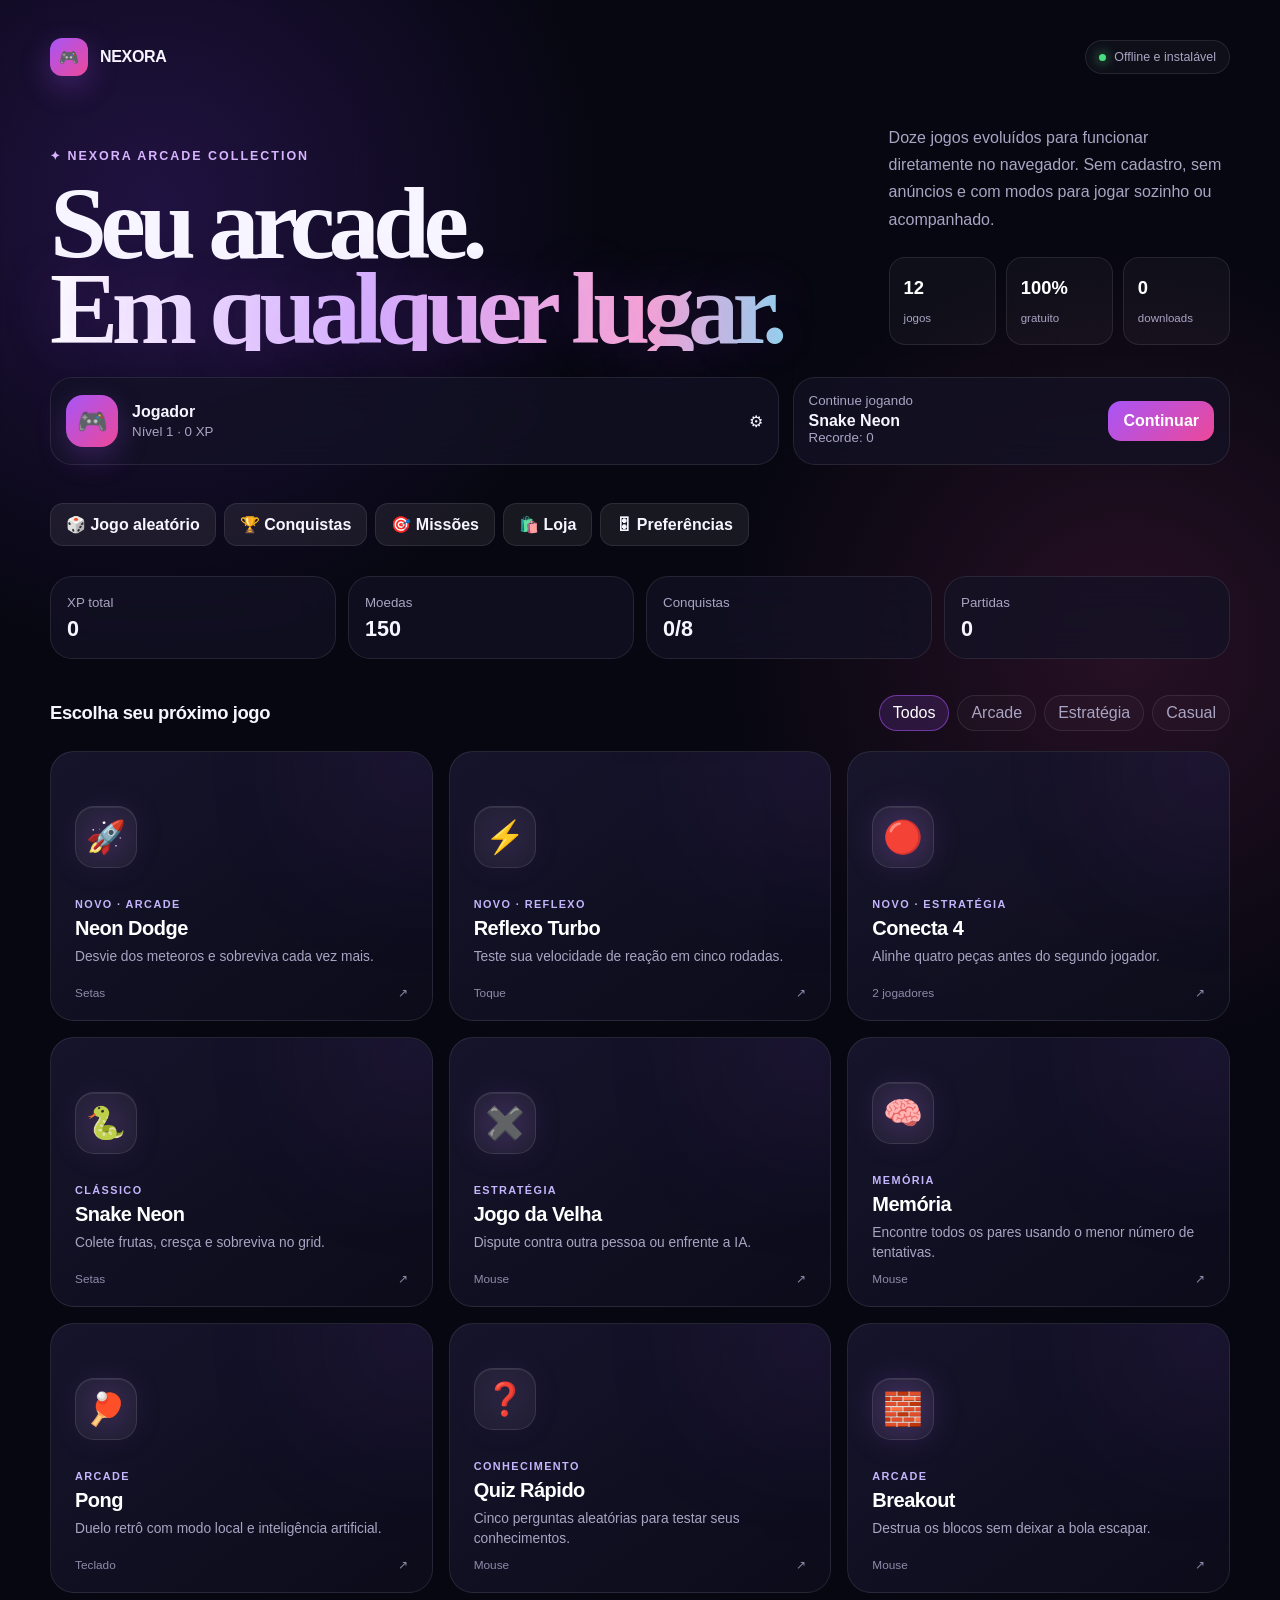
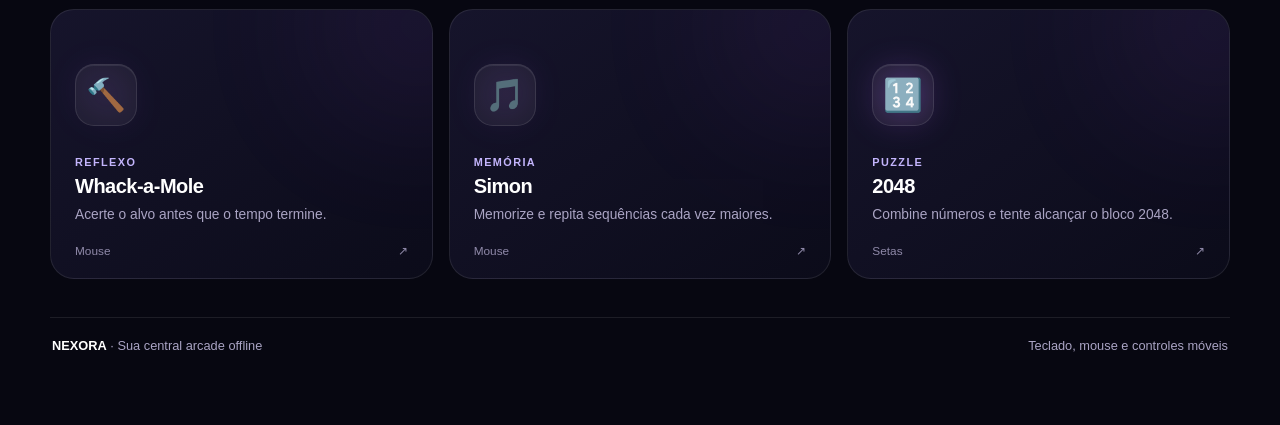
<file: index.html>
<!doctype html>
<html lang="pt-BR"><head><meta charset="UTF-8"><meta name="viewport" content="width=device-width,initial-scale=1,viewport-fit=cover,user-scalable=no"><meta name="theme-color" content="#070711"><meta name="description" content="NEXORA é uma central arcade offline com doze jogos, perfil, progressão, skins e conquistas."><meta property="og:title" content="NEXORA — Offline Arcade"><meta property="og:description" content="Doze jogos gratuitos, skins, perfil, XP e conquistas direto no navegador."><meta property="og:type" content="website"><meta property="og:image" content="./assets/icons/icon-512.png"><link rel="manifest" href="./manifest.json"><link rel="icon" href="./assets/icons/icon.svg" type="image/svg+xml"><link rel="apple-touch-icon" href="./assets/icons/icon-192.png"><style>
:root{--bg:#070711;--surface:rgba(20,19,38,.72);--line:rgba(255,255,255,.09);--text:#f7f5ff;--muted:#aaa4c4;--purple:#a855f7;--pink:#ec4899;--cyan:#22d3ee}
    *{box-sizing:border-box}
    html{scroll-behavior:smooth}
    body{margin:0;min-height:100vh;color:var(--text);font-family:'DM Sans',sans-serif;background:radial-gradient(circle at 12% 10%,rgba(124,58,237,.22),transparent 28rem),radial-gradient(circle at 88% 32%,rgba(236,72,153,.14),transparent 25rem),var(--bg);overflow-x:hidden}
    body::before{content:"";position:fixed;inset:0;pointer-events:none;opacity:.28;background-image:linear-gradient(rgba(255,255,255,.025) 1px,transparent 1px),linear-gradient(90deg,rgba(255,255,255,.025) 1px,transparent 1px);background-size:42px 42px;mask-image:linear-gradient(to bottom,black,transparent 85%)}
    body.modal-open{overflow:hidden}
    button{font:inherit}
    .page-shell{position:relative;z-index:1;width:min(1180px,calc(100% - 32px));margin:auto;padding:28px 0 72px}
    .topbar{display:flex;align-items:center;justify-content:space-between;padding:10px 0 48px}
    .brand{display:flex;align-items:center;gap:12px;font-weight:800;letter-spacing:-.02em}
    .brand-mark{display:grid;place-items:center;width:38px;height:38px;border-radius:12px;background:linear-gradient(135deg,var(--purple),var(--pink));box-shadow:0 10px 30px rgba(168,85,247,.3)}
    .status-pill{display:flex;align-items:center;gap:8px;padding:9px 13px;border:1px solid var(--line);border-radius:999px;background:rgba(255,255,255,.035);font-size:.78rem;color:var(--muted)}
    .status-dot{width:7px;height:7px;border-radius:50%;background:#4ade80;box-shadow:0 0 12px #4ade80}
    .hero{display:grid;grid-template-columns:minmax(0,1.4fr) minmax(260px,.6fr);gap:42px;align-items:end;margin-bottom:46px}
    .eyebrow{display:inline-flex;align-items:center;gap:8px;margin-bottom:18px;color:#d8b4fe;font-size:.78rem;font-weight:700;letter-spacing:.16em;text-transform:uppercase}
    .hero h1{max-width:800px;margin:0;font-family:'Fraunces',serif;font-size:clamp(3.2rem,8vw,7.6rem);line-height:.83;letter-spacing:-.065em}
    .hero h1 span{display:block;background:linear-gradient(90deg,#fff 0%,#d8b4fe 40%,#f9a8d4 75%,#67e8f9 100%);-webkit-background-clip:text;background-clip:text;color:transparent;text-shadow:0 0 60px rgba(168,85,247,.2)}
    .hero-copy{padding-bottom:6px;color:var(--muted);font-size:1rem;line-height:1.7}
    .stats{display:grid;grid-template-columns:repeat(3,1fr);gap:10px;margin-top:24px}
    .stat{padding:14px;border:1px solid var(--line);border-radius:16px;background:rgba(255,255,255,.035)}
    .stat strong{display:block;font-size:1.15rem;color:#fff}.stat span{font-size:.72rem;color:var(--muted)}
    .section-head{display:flex;align-items:center;justify-content:space-between;gap:20px;margin-bottom:20px}
    .section-head h2{margin:0;font-size:1.15rem;letter-spacing:-.02em}
    .filters{display:flex;gap:8px;flex-wrap:wrap}
    .filter-btn{padding:8px 13px;border:1px solid var(--line);border-radius:999px;background:rgba(255,255,255,.025);color:var(--muted);cursor:pointer;transition:.2s}
    .filter-btn:hover,.filter-btn.active{color:#fff;border-color:rgba(168,85,247,.55);background:rgba(168,85,247,.16)}
    .game-grid{display:grid;grid-template-columns:repeat(3,minmax(0,1fr));gap:16px}
    .game-card{position:relative;min-height:270px;padding:24px;overflow:hidden;text-align:left;color:#fff;border:1px solid var(--line);border-radius:24px;background:linear-gradient(145deg,rgba(25,23,47,.88),rgba(13,13,27,.88));cursor:pointer;isolation:isolate;transition:transform .3s ease,border-color .3s ease,box-shadow .3s ease}
    .game-card::after{content:"";position:absolute;inset:0;background:linear-gradient(135deg,rgba(255,255,255,.07),transparent 35%);opacity:0;transition:.3s;z-index:-1}
    .game-card:hover{transform:translateY(-7px);border-color:rgba(192,132,252,.46);box-shadow:0 24px 65px rgba(0,0,0,.38),0 0 35px rgba(168,85,247,.12)}
    .game-card:hover::after{opacity:1}
    .card-glow{position:absolute;width:170px;height:170px;right:-70px;top:-70px;border-radius:50%;background:var(--purple);filter:blur(80px);opacity:.13;z-index:-1;transition:.3s}
    .game-card:hover .card-glow{opacity:.27;transform:scale(1.15)}
    .game-icon{display:grid;place-items:center;width:62px;height:62px;margin-bottom:30px;border:1px solid rgba(255,255,255,.1);border-radius:19px;background:rgba(255,255,255,.055);font-size:2rem;box-shadow:inset 0 1px rgba(255,255,255,.08)}
    .game-copy{display:block}.game-kicker{display:block;margin-bottom:7px;color:#c4b5fd;font-size:.68rem;font-weight:800;letter-spacing:.13em;text-transform:uppercase}
    .game-copy strong{display:block;font-size:1.25rem;letter-spacing:-.025em}.game-copy small{display:block;margin-top:7px;color:var(--muted);font-size:.86rem;line-height:1.45}
    .game-footer{position:absolute;left:24px;right:24px;bottom:20px;display:flex;justify-content:space-between;align-items:center;color:#8f89a9;font-size:.74rem}
    .game-footer svg{width:17px;height:17px;transition:.25s}.game-card:hover .game-footer svg{color:#fff;transform:translate(3px,-3px)}
    .game-card[hidden]{display:none}
    .modal-overlay{background:rgba(3,3,10,.88);backdrop-filter:blur(18px)}
    .modal-panel{width:min(680px,100%);max-height:calc(100vh - 32px);overflow:auto;padding:18px;border:1px solid rgba(255,255,255,.11);border-radius:26px;background:linear-gradient(145deg,rgba(24,22,45,.96),rgba(8,8,18,.98));box-shadow:0 30px 100px rgba(0,0,0,.65)}
    .modal-head{display:flex;align-items:center;justify-content:space-between;padding:3px 5px 16px;border-bottom:1px solid var(--line)}
    .modal-head span{font-weight:800}.close-btn{display:grid;place-items:center;width:38px;height:38px;border:1px solid var(--line);border-radius:12px;background:rgba(255,255,255,.04);color:#cfc9df;cursor:pointer}
    #game-container{padding:24px 4px 6px}#game-container canvas{display:block;max-width:100%;height:auto;border-radius:14px}
    #snake-canvas,#pong-canvas,#breakout-canvas{background:#101022;border:1px solid rgba(168,85,247,.5);box-shadow:0 0 35px rgba(168,85,247,.12)}
    .ttt-cell{width:80px;height:80px;font-size:2rem;font-weight:bold;border:1px solid #6b21a8;background:#15152b;color:#e9d5ff;cursor:pointer;transition:.15s;border-radius:8px}.ttt-cell:hover{background:#2d1b69}
    .mem-card{width:70px;height:70px;perspective:600px;cursor:pointer}.mem-inner{position:relative;width:100%;height:100%;transition:transform .4s;transform-style:preserve-3d}.mem-card.flipped .mem-inner{transform:rotateY(180deg)}.mem-front,.mem-back{position:absolute;width:100%;height:100%;backface-visibility:hidden;border-radius:10px;display:flex;align-items:center;justify-content:center;font-size:1.8rem}.mem-front{background:#6b21a8}.mem-back{background:#15152b;border:1px solid #a855f7;transform:rotateY(180deg)}
    .mole-hole{width:60px;height:60px;background:#2d1b69;border-radius:50%;display:flex;align-items:center;justify-content:center;cursor:pointer;border:2px solid #6b21a8;transition:.1s}.mole-hole.active{background:#a855f7}.simon-btn{width:80px;height:80px;border-radius:14px;cursor:pointer;opacity:.55;transition:.2s;border:none}.simon-btn.lit{opacity:1;box-shadow:0 0 25px currentColor}.tile-2048{width:65px;height:65px;display:flex;align-items:center;justify-content:center;font-weight:bold;border-radius:7px;font-size:1.2rem}
    @media(max-width:860px){.hero{grid-template-columns:1fr}.hero-copy{max-width:620px}.game-grid{grid-template-columns:repeat(2,minmax(0,1fr))}}
    @media(max-width:580px){.page-shell{width:min(100% - 20px,1180px);padding-top:16px}.topbar{padding-bottom:34px}.status-pill{display:none}.hero{gap:24px;margin-bottom:34px}.hero h1{font-size:clamp(3rem,18vw,5rem)}.stats{grid-template-columns:repeat(3,1fr)}.stat{padding:10px}.section-head{align-items:flex-start;flex-direction:column}.game-grid{grid-template-columns:1fr}.game-card{min-height:235px}.modal-panel{padding:12px;border-radius:20px}#game-container{padding-top:18px}.ttt-cell{width:72px;height:72px}}
    .game-card:focus-visible,.filter-btn:focus-visible,.close-btn:focus-visible,#game-container button:focus-visible{outline:3px solid rgba(34,211,238,.75);outline-offset:3px}
    .modal-panel{animation:modalEnter .28s ease both}.modal-overlay.flex{animation:fadeIn .2s ease both}
    @keyframes modalEnter{from{opacity:0;transform:translateY(18px) scale(.98)}to{opacity:1;transform:none}}
    @keyframes fadeIn{from{opacity:0}to{opacity:1}}
    .control-pad{display:grid;grid-template-columns:repeat(3,52px);gap:7px;justify-content:center;margin-top:4px}.control-pad button{height:48px;border:1px solid var(--line);border-radius:14px;background:rgba(168,85,247,.14);color:#fff;font-weight:800;cursor:pointer;touch-action:manipulation}.control-pad .blank{visibility:hidden}.control-row{display:flex;gap:8px;justify-content:center;flex-wrap:wrap}.control-row button{min-width:64px;padding:10px 14px;border:1px solid var(--line);border-radius:12px;background:rgba(168,85,247,.14);color:#fff;cursor:pointer;touch-action:manipulation}
    .site-footer{display:flex;justify-content:space-between;gap:18px;margin-top:38px;padding:20px 2px 0;border-top:1px solid var(--line);color:var(--muted);font-size:.8rem}.site-footer strong{color:#fff}
    .record-badge{display:inline-flex;align-items:center;gap:7px;padding:7px 10px;border:1px solid var(--line);border-radius:999px;background:rgba(255,255,255,.04);color:#d8b4fe;font-size:.76rem}
    /* Fallback das utilidades usadas nos jogos caso o CDN do Tailwind falhe */
    .hidden{display:none!important}.fixed{position:fixed}.inset-0{inset:0}.z-50{z-index:50}.flex{display:flex}.grid{display:grid}.flex-col{flex-direction:column}.items-center{align-items:center}.justify-center{justify-content:center}.gap-1{gap:.25rem}.gap-2{gap:.5rem}.gap-3{gap:.75rem}.gap-4{gap:1rem}.grid-cols-2{grid-template-columns:repeat(2,minmax(0,1fr))}.grid-cols-3{grid-template-columns:repeat(3,minmax(0,1fr))}.grid-cols-4{grid-template-columns:repeat(4,minmax(0,1fr))}.p-2{padding:.5rem}.p-4{padding:1rem}.px-3{padding-left:.75rem;padding-right:.75rem}.px-4{padding-left:1rem;padding-right:1rem}.px-6{padding-left:1.5rem;padding-right:1.5rem}.py-2{padding-top:.5rem;padding-bottom:.5rem}.mt-2{margin-top:.5rem}.mt-3{margin-top:.75rem}.mt-4{margin-top:1rem}.ml-2{margin-left:.5rem}.my-4{margin-top:1rem;margin-bottom:1rem}.w-full{width:100%}.max-w-xs{max-width:20rem}.text-left{text-align:left}.text-center{text-align:center}.text-sm{font-size:.875rem}.text-lg{font-size:1.125rem}.font-bold{font-weight:700}.rounded{border-radius:.375rem}.rounded-lg{border-radius:.5rem}.text-white{color:#fff}.text-purple-300{color:#d8b4fe}.bg-purple-700{background:#7e22ce}.bg-purple-900{background:#581c87}.text-white\/80{color:rgba(255,255,255,.8)}.text-white\/90{color:rgba(255,255,255,.9)}
    @media(max-width:580px){.site-footer{flex-direction:column}.control-pad{grid-template-columns:repeat(3,58px)}.control-pad button{height:52px}}
    @media(prefers-reduced-motion:reduce){*{scroll-behavior:auto!important;transition:none!important;animation:none!important}}

/* Plataforma Arcade Pro */
:root{--accent:#a855f7;--accent2:#ec4899;--accent-rgb:168,85,247}
body[data-theme="cyber"]{--accent:#22d3ee;--accent2:#3b82f6;--accent-rgb:34,211,238}
body[data-theme="toxic"]{--accent:#4ade80;--accent2:#a3e635;--accent-rgb:74,222,128}
body[data-theme="retro"]{--accent:#fb923c;--accent2:#facc15;--accent-rgb:251,146,60}
body[data-theme="crimson"]{--accent:#f43f5e;--accent2:#ef4444;--accent-rgb:244,63,94}
body[data-theme="gold"]{--accent:#fbbf24;--accent2:#f59e0b;--accent-rgb:251,191,36}
body[data-theme="light"]{--bg:#f4f1ff;--surface:rgba(255,255,255,.82);--line:rgba(43,32,73,.13);--text:#191329;--muted:#625a77;--accent:#7c3aed;--accent2:#db2777;--accent-rgb:124,58,237;background:radial-gradient(circle at 12% 10%,rgba(124,58,237,.14),transparent 28rem),#f4f1ff}
body[data-theme="light"] .modal-overlay{background:rgba(18,12,35,.82)}
.brand-mark,.primary-btn{background:linear-gradient(135deg,var(--accent),var(--accent2))}
.platform-bar{display:grid;grid-template-columns:1.25fr .75fr;gap:14px;margin:-20px 0 38px}
.profile-card,.continue-card,.dashboard-panel,.settings-panel{border:1px solid var(--line);background:var(--surface);backdrop-filter:blur(18px);border-radius:22px}
.profile-card{display:flex;align-items:center;gap:14px;padding:15px;cursor:pointer;text-align:left;color:var(--text)}
.avatar{display:grid;place-items:center;width:52px;height:52px;border-radius:17px;background:linear-gradient(135deg,var(--accent),var(--accent2));font-size:1.55rem;box-shadow:0 10px 30px rgba(var(--accent-rgb),.25)}
.profile-main{flex:1}.profile-main strong,.profile-main small{display:block}.profile-main small{color:var(--muted);margin-top:3px}
.level-bar{height:6px;background:rgba(255,255,255,.09);border-radius:20px;overflow:hidden;margin-top:8px}.level-bar span{display:block;height:100%;background:linear-gradient(90deg,var(--accent),var(--accent2));border-radius:inherit}
.continue-card{padding:15px;display:flex;align-items:center;justify-content:space-between;gap:16px}.continue-card small{color:var(--muted);display:block;margin-bottom:4px}.continue-card strong{font-size:1rem}
.primary-btn,.ghost-btn,.icon-btn{border:0;color:white;border-radius:13px;padding:11px 15px;cursor:pointer;font-weight:700}.ghost-btn,.icon-btn{background:rgba(255,255,255,.07);border:1px solid var(--line);color:var(--text)}
.quick-actions{display:flex;gap:8px;flex-wrap:wrap;margin:0 0 30px}.quick-actions button{display:flex;align-items:center;gap:7px}
.dashboard{display:grid;grid-template-columns:repeat(4,1fr);gap:12px;margin:0 0 36px}.dashboard-panel{padding:16px}.dashboard-panel small{color:var(--muted)}.dashboard-panel strong{display:block;font-size:1.35rem;margin-top:5px}
.game-card{overflow:hidden}.game-card::after{content:"";position:absolute;inset:auto -20% -65% 15%;height:170px;background:radial-gradient(circle,rgba(var(--accent-rgb),.22),transparent 65%);transition:.35s}.game-card:hover::after{transform:translateY(-18px) scale(1.15)}
.game-card[data-category="arcade"] .game-icon{animation:floatIcon 2.6s ease-in-out infinite}.game-card[data-category="strategy"] .game-icon{animation:pulseIcon 2.4s ease-in-out infinite}.game-card[data-category="casual"] .game-icon{animation:tiltIcon 3s ease-in-out infinite}
@keyframes floatIcon{50%{transform:translateY(-8px) rotate(3deg)}}@keyframes pulseIcon{50%{transform:scale(1.12)}}@keyframes tiltIcon{50%{transform:rotate(-7deg) scale(1.06)}}
.modal-tools{display:flex;gap:7px;margin-left:auto}.modal-head{gap:8px}.modal-head>span{margin-right:auto}.tool-btn{width:38px;height:38px;display:grid;place-items:center;border:1px solid var(--line);border-radius:12px;background:rgba(255,255,255,.05);color:white;cursor:pointer}
.platform-modal{position:fixed;inset:0;z-index:80;display:none;place-items:center;padding:18px;background:rgba(3,2,10,.82);backdrop-filter:blur(12px)}.platform-modal.open{display:grid}.settings-panel{width:min(580px,100%);max-height:90vh;overflow:auto;padding:22px}.panel-head{display:flex;align-items:center;justify-content:space-between;margin-bottom:20px}.panel-head h2{margin:0}.form-grid{display:grid;grid-template-columns:1fr 1fr;gap:13px}.field{display:grid;gap:7px}.field.full{grid-column:1/-1}.field label{font-size:.78rem;color:var(--muted)}.field input,.field select{width:100%;padding:12px;border:1px solid var(--line);border-radius:12px;background:rgba(255,255,255,.06);color:var(--text);outline:none}.theme-grid,.avatar-grid{display:flex;gap:8px;flex-wrap:wrap}.theme-chip,.avatar-chip{border:1px solid var(--line);border-radius:12px;background:rgba(255,255,255,.05);color:var(--text);padding:9px 11px;cursor:pointer}.theme-chip.active,.avatar-chip.active{outline:2px solid var(--accent)}
.achievements{display:grid;gap:9px;margin-top:18px}.achievement{display:flex;align-items:center;gap:11px;padding:12px;border:1px solid var(--line);border-radius:14px;background:rgba(255,255,255,.035);opacity:.55}.achievement.unlocked{opacity:1}.achievement-icon{font-size:1.3rem}.achievement small{color:var(--muted);display:block}.toast-stack{position:fixed;right:18px;bottom:18px;z-index:120;display:grid;gap:8px}.toast{padding:13px 15px;border:1px solid var(--line);border-radius:14px;background:#181328;color:white;box-shadow:0 20px 50px rgba(0,0,0,.35);animation:toastIn .3s ease}.toast strong{display:block}.toast small{color:#c8c1dc}@keyframes toastIn{from{opacity:0;transform:translateY(12px)}}
body.paused #game-container{filter:blur(5px);pointer-events:none}.pause-overlay{position:absolute;inset:64px 0 0;display:none;place-items:center;z-index:4;background:rgba(4,3,12,.55)}body.paused .pause-overlay{display:grid}.pause-box{text-align:center}.pause-box strong{font-size:1.6rem;display:block;margin-bottom:10px}
[data-lucide]::before{font-style:normal}.brand-mark [data-lucide]::before{content:"🎮"}[data-lucide="sparkles"]::before{content:"✦"}[data-lucide="arrow-up-right"]::before{content:"↗"}[data-lucide="x"]::before{content:"×";font-size:1.35rem}
@media(max-width:760px){.platform-bar{grid-template-columns:1fr}.dashboard{grid-template-columns:1fr 1fr}.form-grid{grid-template-columns:1fr}.field.full{grid-column:auto}.status-pill{display:none}.quick-actions{display:grid;grid-template-columns:1fr 1fr}.quick-actions button{justify-content:center}.modal-panel{height:calc(100dvh - 10px);max-height:none}.modal-overlay{padding:5px}}
@media(max-width:420px){.dashboard{grid-template-columns:1fr 1fr}.dashboard-panel{padding:13px}.continue-card{align-items:flex-start;flex-direction:column}.continue-card .primary-btn{width:100%}}

/* Evolução Arcade v3 */
body::before{content:"";position:fixed;inset:0;pointer-events:none;background-image:linear-gradient(rgba(var(--accent-rgb),.035) 1px,transparent 1px),linear-gradient(90deg,rgba(var(--accent-rgb),.035) 1px,transparent 1px);background-size:44px 44px;mask-image:linear-gradient(to bottom,black,transparent 80%);animation:gridDrift 18s linear infinite}@keyframes gridDrift{to{background-position:44px 44px}}
.game-card{isolation:isolate}.game-card .game-icon{filter:drop-shadow(0 0 18px rgba(var(--accent-rgb),.45))}.game-card:hover .game-icon{animation-duration:.7s}
.arcade-canvas{width:min(100%,420px);height:auto;border:1px solid var(--line);border-radius:18px;box-shadow:0 20px 60px rgba(0,0,0,.35),0 0 30px rgba(var(--accent-rgb),.14)}
.reaction-arena{width:min(100%,420px);min-height:260px;border:1px solid var(--line);border-radius:24px;background:linear-gradient(145deg,rgba(255,255,255,.05),rgba(var(--accent-rgb),.09));color:var(--text);font-size:1.35rem;font-weight:900;cursor:pointer;transition:.2s}.reaction-arena.go{background:linear-gradient(145deg,#22c55e,#16a34a);color:#fff;transform:scale(1.02);box-shadow:0 0 50px rgba(34,197,94,.35)}
.connect4-grid{display:grid;grid-template-columns:repeat(7,48px);gap:7px;padding:12px;background:rgba(var(--accent-rgb),.18);border:1px solid var(--line);border-radius:20px}.connect4-cell{width:48px;height:48px;border-radius:50%;border:2px solid rgba(255,255,255,.08);background:#11101b;cursor:pointer;box-shadow:inset 0 5px 12px rgba(0,0,0,.45)}.connect4-cell.p1{background:#f43f5e;animation:dropPiece .25s ease}.connect4-cell.p2{background:#facc15;animation:dropPiece .25s ease}@keyframes dropPiece{from{transform:translateY(-35px);opacity:.2}}
.mission-list,.shop-list{display:grid;gap:12px}.mission-item,.shop-item{display:flex;align-items:center;gap:13px;padding:14px;border:1px solid var(--line);border-radius:17px;background:rgba(255,255,255,.035)}.mission-item>span:nth-child(1),.shop-item>span:nth-child(2){flex:1}.mission-item small,.shop-item small{display:block;color:var(--muted);margin-top:3px}.mission-item button,.shop-item button{border:0;border-radius:11px;padding:9px 11px;background:linear-gradient(135deg,var(--accent),var(--accent2));color:white;font-weight:800;cursor:pointer}.mission-item button:disabled,.shop-item button:disabled{opacity:.45;cursor:default}.mission-bar{display:block;height:5px;margin-top:9px;border-radius:20px;background:rgba(255,255,255,.08);overflow:hidden}.mission-bar i{display:block;height:100%;background:linear-gradient(90deg,var(--accent),var(--accent2))}.skin-preview{display:grid;place-items:center;width:58px;height:58px;border-radius:18px;font-size:1.8rem;background:linear-gradient(135deg,var(--accent),var(--accent2));box-shadow:0 10px 28px rgba(var(--accent-rgb),.22)}.skin-plasma{background:linear-gradient(135deg,#22d3ee,#a855f7)}.skin-cybercat{background:linear-gradient(135deg,#f472b6,#3b82f6)}.skin-dragon{background:linear-gradient(135deg,#ef4444,#f59e0b)}.skin-ghost{background:linear-gradient(135deg,#64748b,#e2e8f0)}
@media(max-width:520px){.connect4-grid{grid-template-columns:repeat(7,38px);gap:5px;padding:8px}.connect4-cell{width:38px;height:38px}.mission-item,.shop-item{align-items:flex-start}.mission-item button,.shop-item button{font-size:.72rem}}

</style><title>NEXORA — Offline Arcade</title></head><body>
  <div class="page-shell">
    <nav class="topbar" aria-label="Navegação principal">
      <div class="brand"><span class="brand-mark">🎮</span><span>NEXORA</span></div>
      <div class="status-pill"><span class="status-dot"></span>Offline e instalável</div>
    </nav>

    <header class="hero">
      <div>
        <div class="eyebrow">✦ NEXORA Arcade Collection</div>
        <h1>Seu arcade.<span>Em qualquer lugar.</span></h1>
      </div>
      <div class="hero-copy">
        Doze jogos evoluídos para funcionar diretamente no navegador. Sem cadastro, sem anúncios e com modos para jogar sozinho ou acompanhado.
        <div class="stats"><div class="stat"><strong>12</strong><span>jogos</span></div><div class="stat"><strong>100%</strong><span>gratuito</span></div><div class="stat"><strong>0</strong><span>downloads</span></div></div>
      </div>
    </header>


    <section class="platform-bar" aria-label="Perfil e continuação">
      <button id="profile-card" class="profile-card"><span id="profile-avatar" class="avatar">🎮</span><span class="profile-main"><strong id="profile-name">Jogador</strong><small id="profile-level">Nível 1 · 0 XP</small><span class="level-bar"><span id="profile-progress"></span></span></span><span>⚙</span></button>
      <div class="continue-card"><span><small>Continue jogando</small><strong id="continue-name">Snake Neon</strong><small id="continue-record">Recorde: 0</small></span><button id="continue-btn" class="primary-btn">Continuar</button></div>
    </section>
    <div class="quick-actions"><button id="random-btn" class="ghost-btn">🎲 Jogo aleatório</button><button id="records-btn" class="ghost-btn">🏆 Conquistas</button><button id="missions-btn" class="ghost-btn">🎯 Missões</button><button id="shop-btn" class="ghost-btn">🛍️ Loja</button><button id="settings-btn" class="ghost-btn">🎛 Preferências</button></div>
    <section class="dashboard" aria-label="Estatísticas"><div class="dashboard-panel"><small>XP total</small><strong id="stat-xp">0</strong></div><div class="dashboard-panel"><small>Moedas</small><strong id="stat-coins">0</strong></div><div class="dashboard-panel"><small>Conquistas</small><strong id="stat-achievements">0/6</strong></div><div class="dashboard-panel"><small>Partidas</small><strong id="stat-plays">0</strong></div></section>

    <section aria-labelledby="catalog-title">
      <div class="section-head"><h2 id="catalog-title">Escolha seu próximo jogo</h2><div class="filters" aria-label="Filtros de jogos"><button class="filter-btn active" data-filter="all">Todos</button><button class="filter-btn" data-filter="arcade">Arcade</button><button class="filter-btn" data-filter="strategy">Estratégia</button><button class="filter-btn" data-filter="casual">Casual</button></div></div>
      <div class="game-grid"><button onclick="openGame('dodge')" data-game-card data-category="arcade" class="game-card group" aria-label="Abrir Neon Dodge"><span class="card-glow"></span><span class="game-icon">🚀</span><span class="game-copy"><span class="game-kicker">Novo · Arcade</span><strong>Neon Dodge</strong><small>Desvie dos meteoros e sobreviva cada vez mais.</small></span><span class="game-footer"><span>Setas</span><span aria-hidden="true">↗</span></span></button>
<button onclick="openGame('reaction')" data-game-card data-category="casual" class="game-card group" aria-label="Abrir Reflexo Turbo"><span class="card-glow"></span><span class="game-icon">⚡</span><span class="game-copy"><span class="game-kicker">Novo · Reflexo</span><strong>Reflexo Turbo</strong><small>Teste sua velocidade de reação em cinco rodadas.</small></span><span class="game-footer"><span>Toque</span><span aria-hidden="true">↗</span></span></button>
<button onclick="openGame('connect4')" data-game-card data-category="strategy" class="game-card group" aria-label="Abrir Conecta 4"><span class="card-glow"></span><span class="game-icon">🔴</span><span class="game-copy"><span class="game-kicker">Novo · Estratégia</span><strong>Conecta 4</strong><small>Alinhe quatro peças antes do segundo jogador.</small></span><span class="game-footer"><span>2 jogadores</span><span aria-hidden="true">↗</span></span></button><button onclick="openGame('snake')" data-game-card data-category="arcade" class="game-card group" aria-label="Abrir Snake Neon">
  <span class="card-glow"></span>
  <span class="game-icon" aria-hidden="true">🐍</span>
  <span class="game-copy"><span class="game-kicker">Clássico</span><strong>Snake Neon</strong><small>Colete frutas, cresça e sobreviva no grid.</small></span>
  <span class="game-footer"><span>Setas</span><span aria-hidden="true">↗</span></span>
</button>
<button onclick="openGame('ttt')" data-game-card data-category="strategy" class="game-card group" aria-label="Abrir Jogo da Velha">
  <span class="card-glow"></span>
  <span class="game-icon" aria-hidden="true">✖️</span>
  <span class="game-copy"><span class="game-kicker">Estratégia</span><strong>Jogo da Velha</strong><small>Dispute contra outra pessoa ou enfrente a IA.</small></span>
  <span class="game-footer"><span>Mouse</span><span aria-hidden="true">↗</span></span>
</button>
<button onclick="openGame('memory')" data-game-card data-category="strategy" class="game-card group" aria-label="Abrir Memória">
  <span class="card-glow"></span>
  <span class="game-icon" aria-hidden="true">🧠</span>
  <span class="game-copy"><span class="game-kicker">Memória</span><strong>Memória</strong><small>Encontre todos os pares usando o menor número de tentativas.</small></span>
  <span class="game-footer"><span>Mouse</span><span aria-hidden="true">↗</span></span>
</button>
<button onclick="openGame('pong')" data-game-card data-category="arcade" class="game-card group" aria-label="Abrir Pong">
  <span class="card-glow"></span>
  <span class="game-icon" aria-hidden="true">🏓</span>
  <span class="game-copy"><span class="game-kicker">Arcade</span><strong>Pong</strong><small>Duelo retrô com modo local e inteligência artificial.</small></span>
  <span class="game-footer"><span>Teclado</span><span aria-hidden="true">↗</span></span>
</button>
<button onclick="openGame('quiz')" data-game-card data-category="casual" class="game-card group" aria-label="Abrir Quiz Rápido">
  <span class="card-glow"></span>
  <span class="game-icon" aria-hidden="true">❓</span>
  <span class="game-copy"><span class="game-kicker">Conhecimento</span><strong>Quiz Rápido</strong><small>Cinco perguntas aleatórias para testar seus conhecimentos.</small></span>
  <span class="game-footer"><span>Mouse</span><span aria-hidden="true">↗</span></span>
</button>
<button onclick="openGame('breakout')" data-game-card data-category="arcade" class="game-card group" aria-label="Abrir Breakout">
  <span class="card-glow"></span>
  <span class="game-icon" aria-hidden="true">🧱</span>
  <span class="game-copy"><span class="game-kicker">Arcade</span><strong>Breakout</strong><small>Destrua os blocos sem deixar a bola escapar.</small></span>
  <span class="game-footer"><span>Mouse</span><span aria-hidden="true">↗</span></span>
</button>
<button onclick="openGame('whack')" data-game-card data-category="casual" class="game-card group" aria-label="Abrir Whack-a-Mole">
  <span class="card-glow"></span>
  <span class="game-icon" aria-hidden="true">🔨</span>
  <span class="game-copy"><span class="game-kicker">Reflexo</span><strong>Whack-a-Mole</strong><small>Acerte o alvo antes que o tempo termine.</small></span>
  <span class="game-footer"><span>Mouse</span><span aria-hidden="true">↗</span></span>
</button>
<button onclick="openGame('simon')" data-game-card data-category="strategy" class="game-card group" aria-label="Abrir Simon">
  <span class="card-glow"></span>
  <span class="game-icon" aria-hidden="true">🎵</span>
  <span class="game-copy"><span class="game-kicker">Memória</span><strong>Simon</strong><small>Memorize e repita sequências cada vez maiores.</small></span>
  <span class="game-footer"><span>Mouse</span><span aria-hidden="true">↗</span></span>
</button>
<button onclick="openGame('game2048')" data-game-card data-category="strategy" class="game-card group" aria-label="Abrir 2048">
  <span class="card-glow"></span>
  <span class="game-icon" aria-hidden="true">🔢</span>
  <span class="game-copy"><span class="game-kicker">Puzzle</span><strong>2048</strong><small>Combine números e tente alcançar o bloco 2048.</small></span>
  <span class="game-footer"><span>Setas</span><span aria-hidden="true">↗</span></span>
</button></div>
    </section>
    <footer class="site-footer"><span><strong>NEXORA</strong> · Sua central arcade offline</span><span>Teclado, mouse e controles móveis</span></footer>
  </div>

  <div id="game-modal" class="modal-overlay fixed inset-0 z-50 hidden items-center justify-center p-4" role="dialog" aria-modal="true" aria-labelledby="modal-game-title">
    <div class="modal-panel">
      <div class="modal-head"><span id="modal-game-title">Jogo</span><div class="modal-tools"><button id="pause-btn" class="tool-btn" aria-label="Pausar"><span id="pause-label">Pausar</span></button><button id="fullscreen-btn" class="tool-btn" aria-label="Tela cheia">⛶</button><button onclick="closeGame()" class="close-btn" aria-label="Fechar jogo">✕</button></div></div>
      <div id="game-container" class="flex flex-col items-center gap-4"></div>
    </div><div class="pause-overlay"><div class="pause-box"><strong>Jogo pausado</strong><button id="resume-btn" class="primary-btn">Continuar</button></div></div>
    </div>

  <div id="profile-modal" class="platform-modal" role="dialog" aria-modal="true" aria-labelledby="profile-title"><div class="settings-panel"><div class="panel-head"><h2 id="profile-title">Perfil e personalização</h2><button id="close-profile" class="icon-btn">✕</button></div><div class="form-grid"><div class="field"><label for="profile-input">Nome do jogador</label><input id="profile-input" maxlength="18"></div><div class="field"><label for="favorite-select">Jogo favorito</label><select id="favorite-select"><option value="snake">Snake Neon</option><option value="ttt">Jogo da Velha</option><option value="memory">Memória</option><option value="pong">Pong</option><option value="quiz">Quiz Rápido</option><option value="breakout">Breakout</option><option value="whack">Whack-a-Mole</option><option value="simon">Simon</option><option value="game2048">2048</option><option value="dodge">Neon Dodge</option><option value="reaction">Reflexo Turbo</option><option value="connect4">Conecta 4</option></select></div><div class="field full"><label>Avatar</label><div class="avatar-grid"><button class="avatar-chip" data-avatar="🎮">🎮</button><button class="avatar-chip" data-avatar="👾">👾</button><button class="avatar-chip" data-avatar="🕹️">🕹️</button><button class="avatar-chip" data-avatar="🐍">🐍</button><button class="avatar-chip" data-avatar="🏆">🏆</button></div></div><div class="field full"><label>Tema</label><div class="theme-grid"><button class="theme-chip" data-theme="neon">Neon</button><button class="theme-chip" data-theme="cyber">Cyber</button><button class="theme-chip" data-theme="toxic">Toxic</button><button class="theme-chip" data-theme="retro">Retro</button><button class="theme-chip" data-theme="crimson">Crimson</button><button class="theme-chip" data-theme="gold">Gold</button><button class="theme-chip" data-theme="light">Claro</button></div></div><div class="field"><label><input id="sound-toggle" type="checkbox"> Efeitos sonoros</label></div><div class="field"><label><input id="music-toggle" type="checkbox"> Música ambiente</label></div><div class="field full"><label for="volume-range">Volume</label><input id="volume-range" type="range" min="0" max="1" step="0.05"></div></div><h3>Conquistas</h3><div id="achievement-list" class="achievements"></div><button id="save-profile" class="primary-btn" style="width:100%;margin-top:18px">Salvar perfil</button></div></div>
  <div id="hub-modal" class="platform-modal" role="dialog" aria-modal="true"><div class="settings-panel"><div class="panel-head"><h2 id="hub-title">Missões diárias</h2><button id="close-hub" class="icon-btn">✕</button></div><div id="mission-list" class="mission-list"></div><div id="shop-list" class="shop-list" hidden></div></div></div><div id="toast-stack" class="toast-stack" aria-live="polite"></div>
<script>
window.addEventListener('error', function(event) {
  console.error('NEXORA:', event.error || event.message);
});
(() => {
  const KEY='arcadePro:v3';
  const defaults={profile:{name:'Jogador',avatar:'🎮',favorite:'snake'},xp:0,coins:150,plays:0,wins:0,time:0,lastGame:'snake',theme:'neon',sound:true,music:false,volume:.7,achievements:[],gamePlays:{},ownedSkins:['classic'],equippedSkin:'classic',missions:{date:'',progress:{play3:0,score50:0,explore2:0},claimed:[]}};
  const clone=o=>JSON.parse(JSON.stringify(o));
  function merge(base,data){const out={...base,...data};out.profile={...base.profile,...(data.profile||{})};out.missions={...base.missions,...(data.missions||{}),progress:{...base.missions.progress,...((data.missions||{}).progress||{})}};out.ownedSkins=Array.isArray(data.ownedSkins)?data.ownedSkins:base.ownedSkins;return out}
  function load(){try{return merge(clone(defaults),JSON.parse(localStorage.getItem(KEY)||localStorage.getItem('arcadePro:v2')||'{}'))}catch{return clone(defaults)}}
  let state=load();
  function save(){localStorage.setItem(KEY,JSON.stringify(state))}
  window.ArcadeStore={get:()=>state,set(p){state=merge(state,p);save();return state},update(fn){fn(state);save();return state},reset(){state=clone(defaults);save();return state}};
})();

(() => {
 const names={snake:'Snake Neon',ttt:'Jogo da Velha',memory:'Memória',pong:'Pong',quiz:'Quiz Rápido',breakout:'Breakout',whack:'Whack-a-Mole',simon:'Simon',game2048:'2048',dodge:'Neon Dodge',reaction:'Reflexo Turbo',connect4:'Conecta 4'};
 const achievements=[
  {id:'first',icon:'🚀',title:'Primeira partida',desc:'Abra seu primeiro jogo',test:s=>s.plays>=1},
  {id:'explorer',icon:'🧭',title:'Explorador',desc:'Jogue cinco jogos diferentes',test:s=>Object.keys(s.gamePlays||{}).length>=5},
  {id:'snake20',icon:'🐍',title:'Serpente Neon',desc:'Faça 20 pontos no Snake',test:()=>getRecordSafe('snake')>=20},
  {id:'simon10',icon:'🎵',title:'Memória sonora',desc:'Alcance nível 10 no Simon',test:()=>getRecordSafe('simon')>=10},
  {id:'2048',icon:'🔢',title:'Mestre dos números',desc:'Alcance 2048 pontos',test:()=>getRecordSafe('2048')>=2048},
  {id:'veteran',icon:'🏆',title:'Veterano',desc:'Jogue 50 partidas',test:s=>s.plays>=50},
  {id:'collector',icon:'🎨',title:'Colecionador',desc:'Desbloqueie três skins',test:s=>(s.ownedSkins||[]).length>=3},
  {id:'dodge100',icon:'🚀',title:'Piloto Neon',desc:'Faça 100 pontos no Neon Dodge',test:()=>getRecordSafe('dodge')>=100}
 ];
 let audioCtx,sessionStart=Date.now(),paused=false;
 const $=s=>document.querySelector(s), $$=s=>[...document.querySelectorAll(s)];
 function getRecordSafe(k){try{return Number(localStorage.getItem('jogosOffline:'+k)||0)}catch{return 0}}
 function level(xp){return Math.floor(Math.sqrt(xp/100))+1} function levelStart(l){return (l-1)*(l-1)*100} function nextLevel(l){return l*l*100}
 function beep(type='click'){const s=ArcadeStore.get();if(!s.sound)return;try{audioCtx ||= new (window.AudioContext||window.webkitAudioContext)();const o=audioCtx.createOscillator(),g=audioCtx.createGain();o.connect(g);g.connect(audioCtx.destination);const map={click:420,score:660,win:880,unlock:1040};o.frequency.value=map[type]||420;g.gain.value=.055*s.volume;o.start();g.gain.exponentialRampToValueAtTime(.001,audioCtx.currentTime+.12);o.stop(audioCtx.currentTime+.13)}catch{}}
 function toast(title,desc=''){const el=document.createElement('div');el.className='toast';el.innerHTML=`<strong>${title}</strong>${desc?`<small>${desc}</small>`:''}`;$('#toast-stack').append(el);setTimeout(()=>el.remove(),3200)}
 function unlock(){const s=ArcadeStore.get();for(const a of achievements){if(!s.achievements.includes(a.id)&&a.test(s)){ArcadeStore.update(v=>{v.achievements.push(a.id);v.coins+=50;v.xp+=75});beep('unlock');toast('Conquista desbloqueada',`${a.icon} ${a.title} · +75 XP · +50 moedas`)}}}
 function render(){const s=ArcadeStore.get(),l=level(s.xp),start=levelStart(l),next=nextLevel(l),pct=Math.max(0,Math.min(100,(s.xp-start)/(next-start)*100));
  $('#profile-avatar').textContent=s.profile.avatar;$('#profile-name').textContent=s.profile.name;$('#profile-level').textContent=`Nível ${l} · ${s.xp} XP`;$('#profile-progress').style.width=pct+'%';$('#stat-xp').textContent=s.xp.toLocaleString('pt-BR');$('#stat-coins').textContent=s.coins.toLocaleString('pt-BR');$('#stat-achievements').textContent=`${s.achievements.length}/${achievements.length}`;$('#stat-plays').textContent=s.plays;$('#continue-name').textContent=names[s.lastGame]||names.snake;$('#continue-record').textContent=`Recorde: ${getRecordSafe(s.lastGame)}`;document.body.dataset.theme=s.theme||'neon';
  $$('.theme-chip').forEach(b=>b.classList.toggle('active',b.dataset.theme===s.theme));$$('.avatar-chip').forEach(b=>b.classList.toggle('active',b.dataset.avatar===s.profile.avatar));
  $('#profile-input').value=s.profile.name;$('#favorite-select').value=s.profile.favorite;$('#sound-toggle').checked=s.sound;$('#music-toggle').checked=s.music;$('#volume-range').value=s.volume;
  $('#achievement-list').innerHTML=achievements.map(a=>`<div class="achievement ${s.achievements.includes(a.id)?'unlocked':''}"><span class="achievement-icon">${a.icon}</span><span><strong>${a.title}</strong><small>${a.desc}</small></span></div>`).join('');
 }
 function reward(xp=10,coins=2){ArcadeStore.update(s=>{s.xp+=xp;s.coins+=coins});unlock();render()}

 const skins=[
  {id:'classic',name:'Clássica',icon:'🐍',price:0},{id:'plasma',name:'Plasma',icon:'⚡',price:120},{id:'cybercat',name:'Cyber Cat',icon:'🐱',price:180},{id:'dragon',name:'Dragão',icon:'🐉',price:260},{id:'ghost',name:'Fantasma',icon:'👻',price:320}
 ];
 const missions=[
  {id:'play3',title:'Arcade diário',desc:'Jogue 3 partidas',goal:3,reward:60},
  {id:'score50',title:'Caçador de pontos',desc:'Supere 50 pontos em qualquer recorde',goal:1,reward:80},
  {id:'explore2',title:'Explorador',desc:'Jogue 2 jogos diferentes hoje',goal:2,reward:70}
 ];
 function dailyReset(){const today=new Date().toISOString().slice(0,10),s=ArcadeStore.get();if(s.missions.date!==today)ArcadeStore.update(v=>v.missions={date:today,progress:{play3:0,score50:0,explore2:0},claimed:[],games:[]})}
 function renderShop(){const s=ArcadeStore.get();$('#shop-list').innerHTML=skins.map(k=>{const owned=s.ownedSkins.includes(k.id),equipped=s.equippedSkin===k.id;return `<div class="shop-item"><span class="skin-preview skin-${k.id}">${k.icon}</span><span><strong>${k.name}</strong><small>${owned?'Desbloqueada':k.price+' moedas'}</small></span><button data-buy="${k.id}" ${equipped?'disabled':''}>${equipped?'Equipada':owned?'Equipar':'Comprar'}</button></div>`}).join('');$$('[data-buy]').forEach(b=>b.onclick=()=>buySkin(b.dataset.buy));}
 function buySkin(id){const k=skins.find(x=>x.id===id),s=ArcadeStore.get();if(s.ownedSkins.includes(id)){ArcadeStore.update(v=>v.equippedSkin=id);toast('Skin equipada',k.name)}else if(s.coins>=k.price){ArcadeStore.update(v=>{v.coins-=k.price;v.ownedSkins.push(id);v.equippedSkin=id});toast('Nova skin desbloqueada',k.name);beep('unlock')}else toast('Moedas insuficientes','Jogue mais para ganhar moedas');render();renderShop();unlock()}
 function renderMissions(){dailyReset();const s=ArcadeStore.get();$('#mission-list').innerHTML=missions.map(m=>{const n=Math.min(m.goal,s.missions.progress[m.id]||0),done=n>=m.goal,claimed=s.missions.claimed.includes(m.id);return `<div class="mission-item"><span><strong>${m.title}</strong><small>${m.desc} · ${n}/${m.goal}</small><span class="mission-bar"><i style="width:${n/m.goal*100}%"></i></span></span><button data-claim="${m.id}" ${!done||claimed?'disabled':''}>${claimed?'Recebido':'+'+m.reward+' 🪙'}</button></div>`}).join('');$$('[data-claim]').forEach(b=>b.onclick=()=>claimMission(b.dataset.claim));}
 function claimMission(id){const m=missions.find(x=>x.id===id),s=ArcadeStore.get();if((s.missions.progress[id]||0)>=m.goal&&!s.missions.claimed.includes(id)){ArcadeStore.update(v=>{v.missions.claimed.push(id);v.coins+=m.reward;v.xp+=m.reward});toast('Missão concluída',`+${m.reward} moedas e XP`);render();renderMissions()}}
 function openHub(tab='missions'){dailyReset();$('#hub-modal').classList.add('open');$('#hub-title').textContent=tab==='shop'?'Loja de skins':'Missões diárias';$('#shop-list').hidden=tab!=='shop';$('#mission-list').hidden=tab==='shop';renderShop();renderMissions()}
 window.Arcade={
  onGameOpen(game){dailyReset();ArcadeStore.update(s=>{s.lastGame=game;s.plays++;s.gamePlays[game]=(s.gamePlays[game]||0)+1;s.missions.progress.play3=(s.missions.progress.play3||0)+1;s.missions.games=s.missions.games||[];if(!s.missions.games.includes(game)){s.missions.games.push(game);s.missions.progress.explore2=s.missions.games.length}});reward(8,2);beep('click')},
  onRecord(key,value,old){if(value>=50)ArcadeStore.update(s=>s.missions.progress.score50=1);const gain=Math.max(10,Math.min(120,(value-old)*4));reward(gain,Math.ceil(gain/8));beep('score');toast('Novo recorde!',`${value} pontos · +${gain} XP`)},beep,reward
 };
 function openSettings(){render();$('#profile-modal').classList.add('open')} function closeSettings(){$('#profile-modal').classList.remove('open')}
 function togglePause(force){paused=typeof force==='boolean'?force:!paused;document.body.classList.toggle('paused',paused);$('#pause-label').textContent=paused?'Continuar':'Pausar'}
 function saveProfile(){const name=$('#profile-input').value.trim().slice(0,18)||'Jogador',favorite=$('#favorite-select').value,avatar=$('.avatar-chip.active')?.dataset.avatar||'🎮';ArcadeStore.update(s=>{s.profile={name,avatar,favorite};s.sound=$('#sound-toggle').checked;s.music=$('#music-toggle').checked;s.volume=Number($('#volume-range').value)});closeSettings();render();toast('Perfil salvo','Suas preferências foram atualizadas')}
 function randomGame(){const keys=Object.keys(names);openGame(keys[Math.floor(Math.random()*keys.length)])}
 function fullscreen(){const panel=$('.modal-panel');if(!document.fullscreenElement)panel.requestFullscreen?.();else document.exitFullscreen?.()}
 function init(){dailyReset();render();unlock();renderShop();renderMissions();$('#profile-card').onclick=openSettings;$('#close-profile').onclick=closeSettings;$('#save-profile').onclick=saveProfile;$('#continue-btn').onclick=()=>openGame(ArcadeStore.get().lastGame);$('#random-btn').onclick=randomGame;$('#records-btn').onclick=openSettings;$('#settings-btn').onclick=openSettings;$('#shop-btn').onclick=()=>openHub('shop');$('#missions-btn').onclick=()=>openHub('missions');$('#close-hub').onclick=()=>$('#hub-modal').classList.remove('open');$('#pause-btn').onclick=()=>togglePause();$('#fullscreen-btn').onclick=fullscreen;$('#resume-btn').onclick=()=>togglePause(false);$('#profile-modal').onclick=e=>{if(e.target.id==='profile-modal')closeSettings()};
  $$('.theme-chip').forEach(b=>b.onclick=()=>{ArcadeStore.update(s=>s.theme=b.dataset.theme);render();beep()});$$('.avatar-chip').forEach(b=>b.onclick=()=>{$$('.avatar-chip').forEach(x=>x.classList.remove('active'));b.classList.add('active');beep()});
  document.addEventListener('visibilitychange',()=>{if(document.hidden&&!$('#game-modal').classList.contains('hidden'))togglePause(true)});
  document.addEventListener('click',()=>{if(audioCtx?.state==='suspended')audioCtx.resume()},{once:true});
  window.addEventListener('beforeunload',()=>ArcadeStore.update(s=>s.time+=Math.floor((Date.now()-sessionStart)/1000)));
 }
 document.addEventListener('DOMContentLoaded',init);
})();


const gameNames = {snake:'Snake Neon',ttt:'Jogo da Velha',memory:'Memória',pong:'Pong',quiz:'Quiz Rápido',breakout:'Breakout',whack:'Whack-a-Mole',simon:'Simon',game2048:'2048',dodge:'Neon Dodge',reaction:'Reflexo Turbo',connect4:'Conecta 4'};
    window._gameCleanups = [];
    let lastFocusedElement = null;
    function registerCleanup(fn) { window._gameCleanups.push(fn); }
    function runCleanups() { window._gameCleanups.splice(0).forEach(fn => { try { fn(); } catch (_) {} }); }
    function safeTimeout(fn, delay) { const id=setTimeout(fn,delay); registerCleanup(()=>clearTimeout(id)); return id; }
    function getRecord(key){try{return Number(localStorage.getItem('jogosOffline:'+key)||0)}catch(_){return 0}}
    function setRecord(key,value){try{const old=getRecord(key);if(value>old){localStorage.setItem('jogosOffline:'+key,String(value));if(window.Arcade)Arcade.onRecord(key,value,old)}}catch(_){}}
    function makePad(onMove){const pad=document.createElement('div');pad.className='control-pad';[['blank',''],['up','▲'],['blank',''],['left','◀'],['down','▼'],['right','▶']].forEach(([dir,label])=>{const b=document.createElement('button');b.type='button';b.textContent=label;b.className=dir==='blank'?'blank':'';if(dir!=='blank'){b.setAttribute('aria-label','Mover '+dir);b.onclick=()=>onMove(dir);}pad.appendChild(b)});return pad}

    function openGame(game) {
      if(window.Arcade) Arcade.onGameOpen(game);
      runCleanups();
      lastFocusedElement = document.activeElement;
      const modal = document.getElementById('game-modal');
      const container = document.getElementById('game-container');
      document.getElementById('modal-game-title').textContent = gameNames[game] || 'Jogo';
      document.body.classList.add('modal-open');
      modal.classList.remove('hidden'); modal.classList.add('flex');
      container.innerHTML = '';
      if (game === 'snake') initSnake(container);
      else if (game === 'ttt') initTTT(container);
      else if (game === 'memory') initMemory(container);
      else if (game === 'pong') initPong(container);
      else if (game === 'quiz') initQuiz(container);
      else if (game === 'breakout') initBreakout(container);
      else if (game === 'whack') initWhack(container);
      else if (game === 'simon') initSimon(container);
      else if (game === 'game2048') init2048(container);
      else if (game === 'dodge') initDodge(container);
      else if (game === 'reaction') initReaction(container);
      else if (game === 'connect4') initConnect4(container);
      requestAnimationFrame(()=>modal.querySelector('.close-btn')?.focus());
    }

    function closeGame() {
      const modal = document.getElementById('game-modal');
      modal.classList.add('hidden'); modal.classList.remove('flex');
      document.body.classList.remove('modal-open');
      document.getElementById('game-container').innerHTML = '';
      runCleanups();
      if (lastFocusedElement && typeof lastFocusedElement.focus === 'function') lastFocusedElement.focus();
      ['_snakeInterval','_pongInterval','_breakoutInterval','_whackInterval','_whackCountdown'].forEach(key => {
        if (window[key]) { clearInterval(window[key]); window[key] = null; }
      });
    }



function initSnake(container) {
      const info = document.createElement('p'); info.className = 'text-white/80 text-sm'; info.textContent = 'Use as setas para mover';
      const canvas = document.createElement('canvas'); canvas.id = 'snake-canvas'; canvas.width = 500; canvas.height = 500;
      const score = document.createElement('p'); score.className = 'text-purple-300 font-bold'; score.textContent = 'Pontos: 0';
      const restartBtn = document.createElement('button'); restartBtn.className = 'mt-2 px-4 py-2 bg-purple-700 text-white rounded hover:bg-purple-600'; restartBtn.textContent = 'Reiniciar';
      const record=document.createElement('span');record.className='record-badge';record.textContent='Recorde: '+getRecord('snake');
      container.append(info, canvas, score, record, restartBtn);
      const ctx = canvas.getContext('2d'); const cellSize = 25, cols = 20, rows = 20;
      let snake, dir, nextDir, food, pts, running;
      const fruitColors = ['#ff4444','#ffdd44','#ffaa44','#ff6688','#dd3333','#ffaa00','#6644ff','#ffff44','#44dd44'];
      function start() { snake=[{x:10,y:10},{x:9,y:10},{x:8,y:10}]; dir={x:1,y:0}; nextDir={x:1,y:0}; pts=0; running=true; food=newFood(); score.textContent='Pontos: 0'; if(window._snakeInterval)clearInterval(window._snakeInterval); window._snakeInterval=setInterval(tick,130); }
      function newFood() { let pos; do{pos={x:Math.floor(Math.random()*cols),y:Math.floor(Math.random()*rows)};}while(snake.some(s=>s.x===pos.x&&s.y===pos.y)); pos.color=fruitColors[Math.floor(Math.random()*fruitColors.length)]; return pos; }
      function tick() { if(!running)return; dir=nextDir; const head={x:snake[0].x+dir.x,y:snake[0].y+dir.y}; if(head.x<0||head.x>=cols||head.y<0||head.y>=rows||snake.some(s=>s.x===head.x&&s.y===head.y)){running=false;setRecord('snake',pts);record.textContent='Recorde: '+getRecord('snake');score.textContent='Game Over! Pontos: '+pts;return;} snake.unshift(head); if(head.x===food.x&&head.y===food.y){pts++;score.textContent='Pontos: '+pts;food=newFood();}else snake.pop(); draw(); }
      function draw() { const skin=(window.ArcadeStore&&ArcadeStore.get().equippedSkin)||'classic';const palette={classic:['#00ff44','#44dd44'],plasma:['#22d3ee','#a855f7'],cybercat:['#f472b6','#3b82f6'],dragon:['#ef4444','#f59e0b'],ghost:['#e2e8f0','#94a3b8']}[skin]||['#00ff44','#44dd44']; ctx.fillStyle='#1a1a2e';ctx.fillRect(0,0,500,500); ctx.strokeStyle='rgba(168,85,247,0.06)';ctx.lineWidth=0.5; for(let i=0;i<=cols;i++){ctx.beginPath();ctx.moveTo(i*cellSize,0);ctx.lineTo(i*cellSize,500);ctx.stroke();} for(let i=0;i<=rows;i++){ctx.beginPath();ctx.moveTo(0,i*cellSize);ctx.lineTo(500,i*cellSize);ctx.stroke();} snake.forEach((s,i)=>{const p=2,sz=cellSize-4;if(i===0){ctx.fillStyle=palette[0];ctx.fillRect(s.x*cellSize+p,s.y*cellSize+p,sz,sz);ctx.fillStyle='#000';ctx.beginPath();ctx.arc(s.x*cellSize+8,s.y*cellSize+8,2,0,Math.PI*2);ctx.fill();ctx.beginPath();ctx.arc(s.x*cellSize+17,s.y*cellSize+8,2,0,Math.PI*2);ctx.fill();}else{ctx.fillStyle=palette[1];ctx.fillRect(s.x*cellSize+p,s.y*cellSize+p,sz,sz);}}); ctx.fillStyle=food.color;ctx.beginPath();ctx.arc(food.x*cellSize+cellSize/2,food.y*cellSize+cellSize/2,cellSize/2-2,0,Math.PI*2);ctx.fill(); }
      const snakeKeyHandler=e=>{const map={ArrowUp:{x:0,y:-1},ArrowDown:{x:0,y:1},ArrowLeft:{x:-1,y:0},ArrowRight:{x:1,y:0}};if(map[e.key]){e.preventDefault();if(map[e.key].x+dir.x!==0||map[e.key].y+dir.y!==0)nextDir=map[e.key];}};document.addEventListener('keydown',snakeKeyHandler);registerCleanup(()=>document.removeEventListener('keydown',snakeKeyHandler));
      const setSnakeDirection=name=>{const map={up:{x:0,y:-1},down:{x:0,y:1},left:{x:-1,y:0},right:{x:1,y:0}};const next=map[name];if(next&&(next.x+dir.x!==0||next.y+dir.y!==0))nextDir=next};
      container.appendChild(makePad(setSnakeDirection));restartBtn.onclick=start; start();
    }


function initTTT(container) {
      let gameMode=null;
      function startGame(mode){gameMode=mode;container.innerHTML='';let board=Array(9).fill(''),turn='X',done=false;const status=document.createElement('p');status.className='text-purple-300 font-bold text-lg';status.textContent=gameMode==='ai'?'Sua vez (X)':'Vez do X';const grid=document.createElement('div');grid.className='grid grid-cols-3 gap-1';const cells=[];
      function checkWin(b){const lines=[[0,1,2],[3,4,5],[6,7,8],[0,3,6],[1,4,7],[2,5,8],[0,4,8],[2,4,6]];for(const[a,c,d]of lines)if(b[a]&&b[a]===b[c]&&b[a]===b[d])return b[a];return null;}
      function getAIMove(b,level){const empty=b.map((v,i)=>v===''?i:null).filter(i=>i!==null);if(empty.length===0)return null;if(level==='Fácil')return empty[Math.floor(Math.random()*empty.length)];function minimax(board,depth,maximize){const w=checkWin(board);if(w==='O')return 10-depth;if(w==='X')return depth-10;if(!board.includes(''))return 0;if(maximize){let max=-Infinity;for(let i=0;i<9;i++){if(board[i]===''){board[i]='O';max=Math.max(max,minimax(board,depth+1,false));board[i]='';}}return max;}else{let min=Infinity;for(let i=0;i<9;i++){if(board[i]===''){board[i]='X';min=Math.min(min,minimax(board,depth+1,true));board[i]='';}}return min;}}if(level==='Médio'&&Math.random()<0.3)return empty[Math.floor(Math.random()*empty.length)];let best=-Infinity,bestMove=empty[0];for(const move of empty){const copy=[...b];copy[move]='O';const s=minimax(copy,0,false);if(s>best){best=s;bestMove=move;}}return bestMove;}
      for(let i=0;i<9;i++){const btn=document.createElement('button');btn.className='ttt-cell';cells.push(btn);btn.onclick=()=>{if(board[i]||done||(gameMode==='ai'&&turn!=='X'))return;board[i]=turn;btn.textContent=turn;const w=checkWin(board);if(w){status.textContent=w+' venceu! 🎉';done=true;return;}if(!board.includes('')){status.textContent='Empate!';done=true;return;}if(gameMode==='ai'){turn='O';status.textContent='Pensando...';safeTimeout(()=>{const move=getAIMove(board,window._tttAILevel);if(move!==null){board[move]='O';cells[move].textContent='O';const w2=checkWin(board);if(w2){status.textContent=w2+' venceu! 🎉';done=true;}else if(!board.includes('')){status.textContent='Empate!';done=true;}else{turn='X';status.textContent='Sua vez (X)';}}},300);}else{turn=turn==='X'?'O':'X';status.textContent='Vez do '+turn;}};grid.appendChild(btn);}
      const restartBtn=document.createElement('button');restartBtn.className='mt-4 px-4 py-2 bg-purple-700 text-white rounded hover:bg-purple-600';restartBtn.textContent='Novo Jogo';restartBtn.onclick=()=>startGame(gameMode);
      const backBtn=document.createElement('button');backBtn.className='mt-2 px-4 py-2 bg-purple-900 text-white rounded hover:bg-purple-800 ml-2';backBtn.textContent='Menu';backBtn.onclick=()=>{container.innerHTML='';showModeSelect();};
      container.append(status,grid,restartBtn,backBtn);}
      function showModeSelect(){const title=document.createElement('p');title.className='text-purple-300 font-bold text-lg';title.textContent='Escolha o Modo';const pvpBtn=document.createElement('button');pvpBtn.className='px-6 py-2 bg-purple-700 text-white rounded hover:bg-purple-600 mt-3';pvpBtn.textContent='Player vs Player';pvpBtn.onclick=()=>startGame('pvp');const aiBtn=document.createElement('button');aiBtn.className='px-6 py-2 bg-purple-700 text-white rounded hover:bg-purple-600 mt-2';aiBtn.textContent='Player vs Robô';aiBtn.onclick=()=>showAILevel();container.append(title,pvpBtn,aiBtn);}
      function showAILevel(){container.innerHTML='';const title=document.createElement('p');title.className='text-purple-300 font-bold text-lg';title.textContent='Nível do Robô';['Fácil','Médio','Difícil'].forEach(level=>{const btn=document.createElement('button');btn.className='px-6 py-2 bg-purple-700 text-white rounded hover:bg-purple-600 mt-2 w-full';btn.textContent=level;btn.onclick=()=>{window._tttAILevel=level;startGame('ai');};container.appendChild(btn);});container.prepend(title);}
      showModeSelect();
    }


function initMemory(container) {
      const emojis=['🎮','🕹️','👾','🎲','🏆','🎯','⭐','🔥'];let cards=[...emojis,...emojis].sort(()=>Math.random()-0.5);let flipped=[],matched=0,locked=false;
      const status=document.createElement('p');status.className='text-purple-300 font-bold';status.textContent='Encontre os pares!';
      const grid=document.createElement('div');grid.className='grid grid-cols-4 gap-2';
      cards.forEach(emoji=>{const card=document.createElement('div');card.className='mem-card';card.innerHTML=`<div class="mem-inner"><div class="mem-front">?</div><div class="mem-back">${emoji}</div></div>`;card.onclick=()=>{if(locked||card.classList.contains('flipped'))return;card.classList.add('flipped');flipped.push({el:card,val:emoji});if(flipped.length===2){locked=true;if(flipped[0].val===flipped[1].val){matched++;flipped=[];locked=false;if(matched===8)status.textContent='Parabéns! 🎉';}else safeTimeout(()=>{flipped.forEach(f=>f.el.classList.remove('flipped'));flipped=[];locked=false;},800);}};grid.appendChild(card);});
      const restartBtn=document.createElement('button');restartBtn.className='mt-4 px-4 py-2 bg-purple-700 text-white rounded hover:bg-purple-600';restartBtn.textContent='Reiniciar';restartBtn.onclick=()=>{container.innerHTML='';initMemory(container);};
      container.append(status,grid,restartBtn);
    }


function initPong(container) {
      function showPongMode(){container.innerHTML='';const title=document.createElement('p');title.className='text-purple-300 font-bold text-lg';title.textContent='Escolha o Modo';const pvpBtn=document.createElement('button');pvpBtn.className='px-6 py-2 bg-purple-700 text-white rounded hover:bg-purple-600 mt-3';pvpBtn.textContent='Player vs Player';pvpBtn.onclick=()=>startPong('pvp');const aiBtn=document.createElement('button');aiBtn.className='px-6 py-2 bg-purple-700 text-white rounded hover:bg-purple-600 mt-2';aiBtn.textContent='Player vs Robô';aiBtn.onclick=()=>showPongLevel();container.append(title,pvpBtn,aiBtn);}
      function showPongLevel(){container.innerHTML='';const title=document.createElement('p');title.className='text-purple-300 font-bold text-lg';title.textContent='Nível do Robô';['Fácil','Médio','Difícil'].forEach(level=>{const btn=document.createElement('button');btn.className='px-6 py-2 bg-purple-700 text-white rounded hover:bg-purple-600 mt-2 w-full';btn.textContent=level;btn.onclick=()=>{window._pongAILevel=level;startPong('ai');};container.appendChild(btn);});container.prepend(title);}
      function startPong(mode){container.innerHTML='';const info=document.createElement('p');info.className='text-white/80 text-sm';info.textContent=mode==='ai'?'Use W/S ou ↑/↓':'P1: W/S | P2: ↑/↓';const canvas=document.createElement('canvas');canvas.id='pong-canvas';canvas.width=400;canvas.height=300;const scoreEl=document.createElement('p');scoreEl.className='text-purple-300 font-bold';scoreEl.textContent=mode==='ai'?'Você: 0 | Robô: 0':'P1: 0 | P2: 0';const restartBtn=document.createElement('button');restartBtn.className='mt-2 px-4 py-2 bg-purple-700 text-white rounded hover:bg-purple-600';restartBtn.textContent='Novo Jogo';restartBtn.onclick=()=>startPong(mode);const backBtn=document.createElement('button');backBtn.className='mt-2 px-4 py-2 bg-purple-900 text-white rounded hover:bg-purple-800 ml-2';backBtn.textContent='Menu';backBtn.onclick=()=>{if(window._pongInterval)clearInterval(window._pongInterval);showPongMode();};container.append(info,canvas,scoreEl,restartBtn,backBtn);
      const ctx=canvas.getContext('2d');let p1={x:10,y:130,w:10,h:70},p2={x:380,y:130,w:10,h:70},ball={x:200,y:150,r:6,dx:3,dy:3};let s1=0,s2=0;const keys={};
      const kd=e=>{if(['ArrowUp','ArrowDown','w','W','s','S'].includes(e.key))e.preventDefault();keys[e.key]=true;};const ku=e=>{keys[e.key]=false;};document.addEventListener('keydown',kd);document.addEventListener('keyup',ku);registerCleanup(()=>{document.removeEventListener('keydown',kd);document.removeEventListener('keyup',ku);});
      function tick(){if(keys['w']||keys['W'])p1.y=Math.max(0,p1.y-5);if(keys['s']||keys['S'])p1.y=Math.min(300-p1.h,p1.y+5);if(mode==='ai'){const t=ball.y-p2.h/2;const sp=window._pongAILevel==='Fácil'?0.02:window._pongAILevel==='Médio'?0.04:0.08;p2.y+=(t-p2.y)*sp;p2.y=Math.max(0,Math.min(300-p2.h,p2.y));}else{if(keys['ArrowUp'])p2.y=Math.max(0,p2.y-5);if(keys['ArrowDown'])p2.y=Math.min(300-p2.h,p2.y+5);}ball.x+=ball.dx;ball.y+=ball.dy;if(ball.y-ball.r<0||ball.y+ball.r>300)ball.dy=-ball.dy;if(ball.x-ball.r<p1.x+p1.w&&ball.y>p1.y&&ball.y<p1.y+p1.h){ball.dx=-ball.dx;ball.x=p1.x+p1.w+ball.r;}if(ball.x+ball.r>p2.x&&ball.y>p2.y&&ball.y<p2.y+p2.h){ball.dx=-ball.dx;ball.x=p2.x-ball.r;}if(ball.x<0){s2++;ball={x:200,y:150,r:6,dx:3,dy:3};scoreEl.textContent=mode==='ai'?`Você: ${s1} | Robô: ${s2}`:`P1: ${s1} | P2: ${s2}`;}if(ball.x>400){s1++;ball={x:200,y:150,r:6,dx:-3,dy:3};scoreEl.textContent=mode==='ai'?`Você: ${s1} | Robô: ${s2}`:`P1: ${s1} | P2: ${s2}`;}ctx.fillStyle='#1a1a2e';ctx.fillRect(0,0,400,300);ctx.setLineDash([5,5]);ctx.strokeStyle='rgba(168,85,247,0.3)';ctx.beginPath();ctx.moveTo(200,0);ctx.lineTo(200,300);ctx.stroke();ctx.setLineDash([]);ctx.fillStyle='#a855f7';ctx.fillRect(p1.x,p1.y,p1.w,p1.h);ctx.fillRect(p2.x,p2.y,p2.w,p2.h);ctx.fillStyle='#f472b6';ctx.beginPath();ctx.arc(ball.x,ball.y,ball.r,0,Math.PI*2);ctx.fill();}
      const controls=document.createElement('div');controls.className='control-row';[['▲',()=>p1.y=Math.max(0,p1.y-18)],['▼',()=>p1.y=Math.min(300-p1.h,p1.y+18)]].forEach(([label,fn])=>{const b=document.createElement('button');b.type='button';b.textContent=label;b.onclick=fn;controls.appendChild(b)});container.appendChild(controls);if(window._pongInterval)clearInterval(window._pongInterval);window._pongInterval=setInterval(tick,20);}
      showPongMode();
    }


function initQuiz(container) {
      const allQuestions=[{q:'Qual é a capital do Brasil?',a:['Brasília','São Paulo','Rio de Janeiro','Salvador'],c:0},{q:'Quantos lados tem um hexágono?',a:['4','5','6','7'],c:2},{q:'Qual planeta é o maior do sistema solar?',a:['Saturno','Júpiter','Urano','Netuno'],c:1},{q:'Em qual ano terminou a Segunda Guerra?',a:['1943','1944','1945','1946'],c:2},{q:'Qual é o maior oceano?',a:['Atlântico','Índico','Glacial','Pacífico'],c:3},{q:'Qual é o elemento químico com símbolo Au?',a:['Prata','Ouro','Alumínio','Argônio'],c:1},{q:'Em que continente fica a Austrália?',a:['Ásia','Europa','América','Oceania'],c:3},{q:'Quantos continentes existem?',a:['5','6','7','8'],c:2},{q:'Qual é o rio mais longo do mundo?',a:['Amazonas','Nilo','Yang-Tsé','Mississippi'],c:1},{q:'Em que ano o homem pisou na Lua?',a:['1967','1968','1969','1970'],c:2},{q:'Qual é o país mais populoso do mundo?',a:['Índia','China','EUA','Indonésia'],c:0},{q:'Quantas cores tem o arco-íris?',a:['5','6','7','8'],c:2}];
      let questions=[],current=0,correct=0;
      function shuffle(arr){for(let i=arr.length-1;i>0;i--){const j=Math.floor(Math.random()*(i+1));[arr[i],arr[j]]=[arr[j],arr[i]];}return arr;}
      const title=document.createElement('p');title.className='text-purple-300 font-bold text-lg';const question=document.createElement('p');question.className='text-white/90 text-center my-4 max-w-xs';const opts=document.createElement('div');opts.className='flex flex-col gap-2 w-full max-w-xs';
      function startQuiz(){questions=shuffle([...allQuestions]).slice(0,5);current=0;correct=0;showQ();}
      function showQ(){const q=questions[current];title.textContent=`Pergunta ${current+1}/5`;question.textContent=q.q;opts.innerHTML='';q.a.forEach((ans,i)=>{const btn=document.createElement('button');btn.className='px-3 py-2 bg-purple-700 text-white rounded hover:bg-purple-600 text-left';btn.textContent=ans;btn.onclick=()=>{if(i===q.c)correct++;current++;if(current<5)showQ();else showResult();};opts.appendChild(btn);});}
      function showResult(){opts.innerHTML='';title.textContent=`Resultado: ${correct}/5`;question.textContent=correct===5?'Perfeito! 🎉':correct>=3?'Bom! 👍':'Tente novamente! 💪';const btn=document.createElement('button');btn.className='mt-4 px-4 py-2 bg-purple-700 text-white rounded hover:bg-purple-600';btn.textContent='Novo Quiz';btn.onclick=startQuiz;opts.appendChild(btn);}
      container.append(title,question,opts);startQuiz();
    }


function initBreakout(container) {
      const info=document.createElement('p');info.className='text-white/80 text-sm';info.textContent='Mova o mouse para controlar';const canvas=document.createElement('canvas');canvas.id='breakout-canvas';canvas.width=400;canvas.height=300;const scoreEl=document.createElement('p');scoreEl.className='text-purple-300 font-bold';scoreEl.textContent='Pontos: 0';const restartBtn=document.createElement('button');restartBtn.className='mt-2 px-4 py-2 bg-purple-700 text-white rounded hover:bg-purple-600';restartBtn.textContent='Reiniciar';container.append(info,canvas,scoreEl,restartBtn);
      const ctx=canvas.getContext('2d');let paddle,ball,blocks,pts,gameOn;const colors=['#a855f7','#ec4899','#06b6d4','#f59e0b','#10b981'];
      function reset(){paddle={x:175,w:60,h:10,y:285};ball={x:200,y:250,r:5,dx:2.5,dy:-2.5};blocks=[];pts=0;gameOn=true;for(let i=0;i<5;i++)for(let j=0;j<8;j++)blocks.push({x:j*50,y:i*20+10,w:48,h:18,color:colors[i]});scoreEl.textContent='Pontos: 0';}
      const movePaddle=clientX=>{const r=canvas.getBoundingClientRect();const scale=400/r.width;paddle.x=Math.max(0,Math.min(400-paddle.w,(clientX-r.left)*scale-paddle.w/2));};canvas.addEventListener('mousemove',e=>movePaddle(e.clientX));canvas.addEventListener('touchmove',e=>{e.preventDefault();movePaddle(e.touches[0].clientX)},{passive:false});
      function tick(){if(!gameOn)return;ball.x+=ball.dx;ball.y+=ball.dy;if(ball.x-ball.r<0||ball.x+ball.r>400)ball.dx=-ball.dx;if(ball.y-ball.r<0)ball.dy=-ball.dy;if(ball.y+ball.r>300){scoreEl.textContent='Game Over! Pontos: '+pts;gameOn=false;return;}if(ball.y+ball.r>paddle.y&&ball.x>paddle.x&&ball.x<paddle.x+paddle.w){ball.dy=-Math.abs(ball.dy);ball.y=paddle.y-ball.r;}blocks=blocks.filter(b=>{if(ball.x+ball.r>b.x&&ball.x-ball.r<b.x+b.w&&ball.y+ball.r>b.y&&ball.y-ball.r<b.y+b.h){ball.dy=-ball.dy;pts++;scoreEl.textContent='Pontos: '+pts;if(blocks.length===1){scoreEl.textContent='Vitória! '+pts+' pontos';gameOn=false;}return false;}return true;});ctx.fillStyle='#1a1a2e';ctx.fillRect(0,0,400,300);blocks.forEach(b=>{ctx.fillStyle=b.color;ctx.fillRect(b.x,b.y,b.w,b.h);});ctx.fillStyle='#a855f7';ctx.fillRect(paddle.x,paddle.y,paddle.w,paddle.h);ctx.fillStyle='#f472b6';ctx.beginPath();ctx.arc(ball.x,ball.y,ball.r,0,Math.PI*2);ctx.fill();}
      reset();if(window._breakoutInterval)clearInterval(window._breakoutInterval);window._breakoutInterval=setInterval(tick,20);restartBtn.onclick=reset;
    }


function initWhack(container) {
      const status=document.createElement('p');status.className='text-purple-300 font-bold text-lg';status.textContent='Pontos: 0 | Tempo: 30s';
      const grid=document.createElement('div');grid.className='grid grid-cols-3 gap-3';
      const holes=[];let pts=0,timeLeft=30,activeHole=-1;const record=document.createElement('span');record.className='record-badge';record.textContent='Recorde: '+getRecord('whack');
      for(let i=0;i<9;i++){const hole=document.createElement('div');hole.className='mole-hole';hole.textContent='';hole.onclick=()=>{if(i===activeHole){pts++;hole.classList.remove('active');hole.textContent='';activeHole=-1;status.textContent=`Pontos: ${pts} | Tempo: ${timeLeft}s`;}};holes.push(hole);grid.appendChild(hole);}
      function spawnMole(){if(activeHole>=0){holes[activeHole].classList.remove('active');holes[activeHole].textContent='';}activeHole=Math.floor(Math.random()*9);holes[activeHole].classList.add('active');holes[activeHole].textContent='🐹';}
      const moleTimer=setInterval(spawnMole,800);
      const countdown=setInterval(()=>{timeLeft--;status.textContent=`Pontos: ${pts} | Tempo: ${timeLeft}s`;if(timeLeft<=0){clearInterval(moleTimer);clearInterval(countdown);if(activeHole>=0){holes[activeHole].classList.remove('active');holes[activeHole].textContent='';}setRecord('whack',pts);record.textContent='Recorde: '+getRecord('whack');status.textContent=`Fim! Pontos: ${pts}`;}},1000);
      window._whackInterval=moleTimer;window._whackCountdown=countdown;registerCleanup(()=>{clearInterval(moleTimer);clearInterval(countdown);});
      const restartBtn=document.createElement('button');restartBtn.className='mt-4 px-4 py-2 bg-purple-700 text-white rounded hover:bg-purple-600';restartBtn.textContent='Reiniciar';restartBtn.onclick=()=>{clearInterval(moleTimer);clearInterval(countdown);container.innerHTML='';initWhack(container);};
      container.append(status,record,grid,restartBtn);
    }


function initSimon(container) {
      const status=document.createElement('p');status.className='text-purple-300 font-bold text-lg';status.textContent='Observe a sequência!';
      const grid=document.createElement('div');grid.className='grid grid-cols-2 gap-3';
      const colorsArr=['#ef4444','#3b82f6','#22c55e','#eab308'];
      const btns=[];
      colorsArr.forEach((color,i)=>{const btn=document.createElement('button');btn.className='simon-btn';btn.style.background=color;btn.style.color=color;btns.push(btn);btn.onclick=()=>playerPress(i);grid.appendChild(btn);});
      let sequence=[],playerIdx=0,playing=false;const record=document.createElement('span');record.className='record-badge';record.textContent='Recorde: '+getRecord('simon');
      function flash(idx,dur=400){btns[idx].classList.add('lit');safeTimeout(()=>btns[idx].classList.remove('lit'),dur);}
      function playSequence(){playing=true;status.textContent='Observe...';let i=0;const iv=setInterval(()=>{if(i>=sequence.length){clearInterval(iv);playing=false;playerIdx=0;status.textContent='Sua vez!';}else{flash(sequence[i]);i++;}},600);registerCleanup(()=>clearInterval(iv));}
      function nextRound(){sequence.push(Math.floor(Math.random()*4));safeTimeout(()=>playSequence(),500);}
      function playerPress(idx){if(playing)return;if(idx===sequence[playerIdx]){flash(idx,200);playerIdx++;if(playerIdx===sequence.length){status.textContent=`Nível ${sequence.length} completo! 🎉`;safeTimeout(nextRound,1000);}}else{const finalScore=sequence.length-1;setRecord('simon',finalScore);record.textContent='Recorde: '+getRecord('simon');status.textContent=`Errou! Pontuação: ${finalScore}`;sequence=[];safeTimeout(nextRound,1500);}}
      const restartBtn=document.createElement('button');restartBtn.className='mt-4 px-4 py-2 bg-purple-700 text-white rounded hover:bg-purple-600';restartBtn.textContent='Reiniciar';restartBtn.onclick=()=>{sequence=[];container.innerHTML='';initSimon(container);};
      container.append(status,record,grid,restartBtn);nextRound();
    }


function init2048(container) {
      const status=document.createElement('p');status.className='text-purple-300 font-bold text-lg';status.textContent='Pontos: 0';
      const grid=document.createElement('div');grid.className='grid grid-cols-4 gap-1 p-2 rounded-lg';grid.style.background='#2d1b69';
      let board=Array(16).fill(0),pts=0;const record=document.createElement('span');record.className='record-badge';record.textContent='Recorde: '+getRecord('2048');
      const tileColors={0:'#1a1a2e',2:'#6b21a8',4:'#7c3aed',8:'#a855f7',16:'#c084fc',32:'#ec4899',64:'#f43f5e',128:'#f59e0b',256:'#eab308',512:'#22c55e',1024:'#06b6d4',2048:'#3b82f6'};
      function hasMoves(){if(board.includes(0))return true;for(let r=0;r<4;r++)for(let c=0;c<4;c++){const i=r*4+c;if(c<3&&board[i]===board[i+1])return true;if(r<3&&board[i]===board[i+4])return true}return false;}function render(){grid.innerHTML='';board.forEach(v=>{const t=document.createElement('div');t.className='tile-2048';t.style.background=tileColors[v]||'#1e40af';t.style.color=v===0?'transparent':'#fff';t.textContent=v||'';grid.appendChild(t);});setRecord('2048',pts);record.textContent='Recorde: '+getRecord('2048');status.textContent=hasMoves()?'Pontos: '+pts:'Fim de jogo! Pontos: '+pts;}
      function addTile(){const empty=board.map((v,i)=>v===0?i:null).filter(i=>i!==null);if(empty.length===0)return;const idx=empty[Math.floor(Math.random()*empty.length)];board[idx]=Math.random()<0.9?2:4;}
      function slide(row){let arr=row.filter(v=>v!==0);for(let i=0;i<arr.length-1;i++){if(arr[i]===arr[i+1]){arr[i]*=2;pts+=arr[i];arr.splice(i+1,1);}}while(arr.length<4)arr.push(0);return arr;}
      function move(dir){let moved=false;const old=JSON.stringify(board);if(dir==='left'){for(let r=0;r<4;r++){const row=board.slice(r*4,r*4+4);const n=slide(row);for(let c=0;c<4;c++)board[r*4+c]=n[c];}}else if(dir==='right'){for(let r=0;r<4;r++){const row=board.slice(r*4,r*4+4).reverse();const n=slide(row).reverse();for(let c=0;c<4;c++)board[r*4+c]=n[c];}}else if(dir==='up'){for(let c=0;c<4;c++){const col=[board[c],board[c+4],board[c+8],board[c+12]];const n=slide(col);for(let r=0;r<4;r++)board[r*4+c]=n[r];}}else if(dir==='down'){for(let c=0;c<4;c++){const col=[board[c],board[c+4],board[c+8],board[c+12]].reverse();const n=slide(col).reverse();for(let r=0;r<4;r++)board[r*4+c]=n[r];}}if(JSON.stringify(board)!==old){addTile();render();}}
      const game2048KeyHandler=e=>{const map={ArrowLeft:'left',ArrowRight:'right',ArrowUp:'up',ArrowDown:'down'};if(map[e.key]){e.preventDefault();move(map[e.key]);}};document.addEventListener('keydown',game2048KeyHandler);registerCleanup(()=>document.removeEventListener('keydown',game2048KeyHandler));
      const restartBtn=document.createElement('button');restartBtn.className='mt-4 px-4 py-2 bg-purple-700 text-white rounded hover:bg-purple-600';restartBtn.textContent='Reiniciar';restartBtn.onclick=()=>{board=Array(16).fill(0);pts=0;addTile();addTile();render();};
      const info=document.createElement('p');info.className='text-white/80 text-sm';info.textContent='Use as setas ou deslize para mover';let touchStart=null;grid.addEventListener('touchstart',e=>{touchStart=[e.touches[0].clientX,e.touches[0].clientY]},{passive:true});grid.addEventListener('touchend',e=>{if(!touchStart)return;const dx=e.changedTouches[0].clientX-touchStart[0],dy=e.changedTouches[0].clientY-touchStart[1];if(Math.max(Math.abs(dx),Math.abs(dy))>25)move(Math.abs(dx)>Math.abs(dy)?(dx>0?'right':'left'):(dy>0?'down':'up'));touchStart=null},{passive:true});container.append(status,record,info,grid,makePad(move),restartBtn);addTile();addTile();render();
    }
  

    const filterButtons = document.querySelectorAll('[data-filter]');
    const gameCards = document.querySelectorAll('[data-game-card]');
    filterButtons.forEach(button => button.addEventListener('click', () => {
      filterButtons.forEach(item => item.classList.remove('active'));
      button.classList.add('active');
      const filter = button.dataset.filter;
      gameCards.forEach(card => {
        const visible = filter === 'all' || card.dataset.category === filter;
        card.hidden = !visible;
      });
    }));

    document.getElementById('game-modal').addEventListener('click', event => {
      if (event.target.id === 'game-modal') closeGame();
    });
    document.addEventListener('keydown', event => {
      const modal=document.getElementById('game-modal');
      if(event.key==='Tab'&&!modal.classList.contains('hidden')){const focusable=[...modal.querySelectorAll('button,[tabindex]:not([tabindex="-1"])')];if(focusable.length){const first=focusable[0],last=focusable[focusable.length-1];if(event.shiftKey&&document.activeElement===first){event.preventDefault();last.focus()}else if(!event.shiftKey&&document.activeElement===last){event.preventDefault();first.focus()}}}
      if (event.key === 'Escape' && !document.getElementById('game-modal').classList.contains('hidden')) closeGame();
    });

    const canvasObserver = new MutationObserver(() => {
      document.querySelectorAll('#game-container canvas').forEach(canvas => { canvas.setAttribute('aria-label', 'Área interativa do jogo'); canvas.setAttribute('role','img'); });
    });
    canvasObserver.observe(document.getElementById('game-container'), {childList:true, subtree:true});


function initDodge(container){
 const info=document.createElement('p');info.className='text-white/80 text-sm';info.textContent='Mova com ← → ou toque nos botões';
 const canvas=document.createElement('canvas');canvas.width=420;canvas.height=520;canvas.className='arcade-canvas';
 const hud=document.createElement('p');hud.className='text-purple-300 font-bold';
 const pad=document.createElement('div');pad.className='control-row';
 container.append(info,canvas,hud,pad);const ctx=canvas.getContext('2d');let x=190,score=0,last=0,spawn=0,alive=true,rocks=[];const keys={};
 ['◀','▶'].forEach((t,i)=>{const b=document.createElement('button');b.textContent=t;b.onpointerdown=()=>keys[i?'ArrowRight':'ArrowLeft']=true;b.onpointerup=b.onpointerleave=()=>keys[i?'ArrowRight':'ArrowLeft']=false;pad.append(b)});
 const kd=e=>keys[e.key]=true,ku=e=>keys[e.key]=false;document.addEventListener('keydown',kd);document.addEventListener('keyup',ku);registerCleanup(()=>{document.removeEventListener('keydown',kd);document.removeEventListener('keyup',ku)});
 function loop(ts){if(!alive)return;const dt=Math.min(.032,(ts-last)/1000||0);last=ts;if(!document.body.classList.contains('paused')){if(keys.ArrowLeft)x-=260*dt;if(keys.ArrowRight)x+=260*dt;x=Math.max(10,Math.min(370,x));spawn+=dt;if(spawn>.55){spawn=0;rocks.push({x:Math.random()*390,y:-30,r:12+Math.random()*14,v:170+score*1.5})}rocks.forEach(r=>r.y+=r.v*dt);rocks=rocks.filter(r=>r.y<550);score+=dt*10;for(const r of rocks){if(Math.abs((x+20)-r.x)<r.r+16&&Math.abs(470-r.y)<r.r+18){alive=false;hud.textContent='Game Over · '+Math.floor(score)+' pontos';setRecord('dodge',Math.floor(score));Arcade.beep('win');break}}}
 ctx.fillStyle='#070711';ctx.fillRect(0,0,420,520);ctx.strokeStyle='rgba(168,85,247,.12)';for(let i=0;i<12;i++){ctx.beginPath();ctx.moveTo(i*40,0);ctx.lineTo(i*40,520);ctx.stroke()}ctx.fillStyle=getComputedStyle(document.body).getPropertyValue('--accent');ctx.beginPath();ctx.moveTo(x+20,440);ctx.lineTo(x,490);ctx.lineTo(x+40,490);ctx.closePath();ctx.fill();ctx.fillStyle='#fb7185';rocks.forEach(r=>{ctx.beginPath();ctx.arc(r.x,r.y,r.r,0,Math.PI*2);ctx.fill()});hud.textContent=alive?'Distância: '+Math.floor(score):hud.textContent;if(alive){const id=requestAnimationFrame(loop);window._gameCleanups.push(()=>cancelAnimationFrame(id))}}
 requestAnimationFrame(loop)
}

function initReaction(container){
 let round=0,total=0,ready=false,start=0,timer;const title=document.createElement('p');title.className='text-purple-300 font-bold text-lg';title.textContent='Teste de Reflexo';const arena=document.createElement('button');arena.className='reaction-arena';arena.textContent='Clique para começar';const result=document.createElement('p');result.className='text-white/80 text-sm';container.append(title,arena,result);
 function next(){ready=false;arena.classList.remove('go');arena.textContent='Espere...';timer=safeTimeout(()=>{ready=true;start=performance.now();arena.classList.add('go');arena.textContent='AGORA!'},900+Math.random()*2200)}
 arena.onclick=()=>{if(round===0&&!ready){round=1;next();return}if(!ready){clearTimeout(timer);arena.textContent='Muito cedo! Tente novamente';round=0;return}const ms=Math.round(performance.now()-start);total+=ms;result.textContent=`Rodada ${round}/5 · ${ms} ms`;ready=false;if(round++<5)next();else{const avg=Math.round(total/5);arena.classList.remove('go');arena.textContent=`Média: ${avg} ms · Jogar novamente`;setRecord('reaction',Math.max(1,1000-avg));Arcade.reward(Math.max(10,Math.round((500-avg)/3)),10);round=0;total=0}}
}

function initConnect4(container){
 let board=Array.from({length:6},()=>Array(7).fill(0)),turn=1,done=false;const status=document.createElement('p');status.className='text-purple-300 font-bold text-lg';const grid=document.createElement('div');grid.className='connect4-grid';container.append(status,grid);
 function win(r,c,p){return [[1,0],[0,1],[1,1],[1,-1]].some(([dr,dc])=>{let n=1;for(const s of [-1,1]){let rr=r+dr*s,cc=c+dc*s;while(board[rr]?.[cc]===p){n++;rr+=dr*s;cc+=dc*s}}return n>=4})}
 function render(){grid.innerHTML='';status.textContent=done?'Fim de jogo':`Vez do Jogador ${turn}`;for(let r=0;r<6;r++)for(let c=0;c<7;c++){const b=document.createElement('button');b.className='connect4-cell p'+board[r][c];b.onclick=()=>drop(c);grid.append(b)}}
 function drop(c){if(done)return;let r=5;while(r>=0&&board[r][c])r--;if(r<0)return;board[r][c]=turn;if(win(r,c,turn)){done=true;status.textContent=`Jogador ${turn} venceu!`;Arcade.reward(40,15);Arcade.beep('win')}else turn=turn===1?2:1;render()}render()
}
</script>
<script>
if ('serviceWorker' in navigator && location.protocol.startsWith('http')) { window.addEventListener('load', () => navigator.serviceWorker.register('./service-worker.js').catch(console.warn)); }
</script>
</body></html>
</file>
